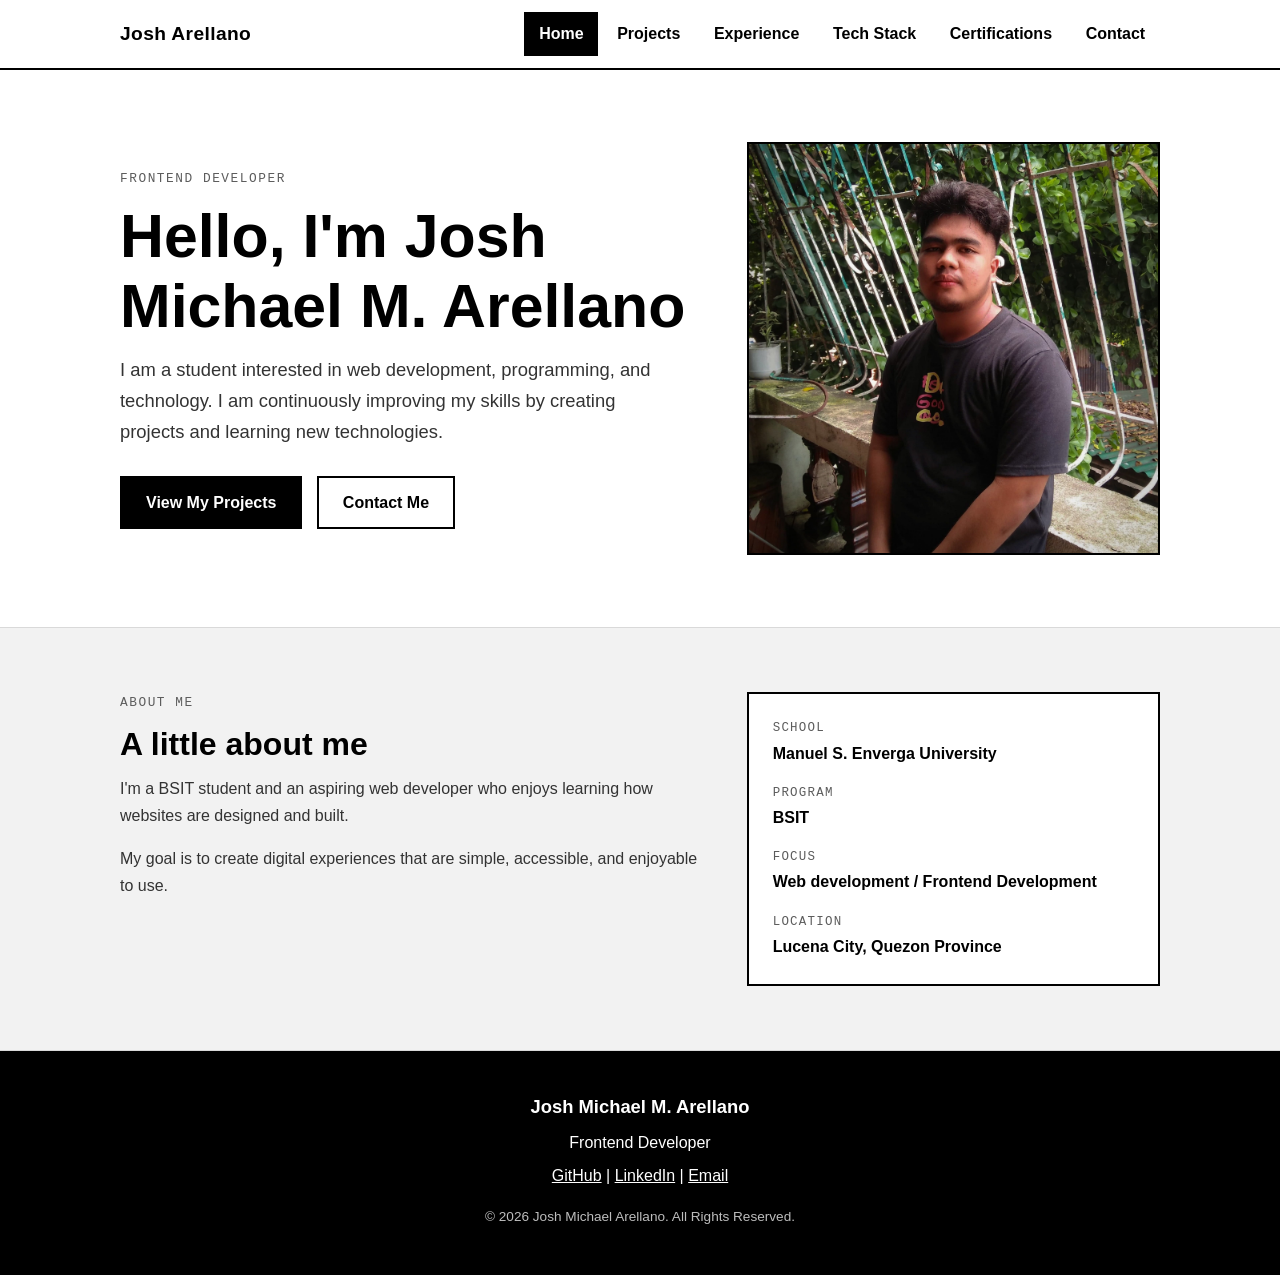
<file: index.html>
<!DOCTYPE html>
<html lang="en">
<head>
    <meta charset="UTF-8">
    <meta name="viewport" content="width=device-width, initial-scale=1.0">
    <title>Josh Michael Arellano | Student Developer</title>
    <meta name="description" content="Personal portfolio of Josh Michael Arellano, a student developer.">
    <link rel="stylesheet" href="styles.css">
    <script src="script.js" defer></script>
</head>
<body>
    <a class="skip-link" href="#main">Skip to content</a>

    <!-- Header and Navigation -->
    <header class="site-header">
        <div class="container header-inner">
            <a class="brand" href="index.html">Josh Arellano</a>

            <button class="nav-toggle" id="nav-toggle" type="button" aria-expanded="false" aria-controls="site-nav">Menu</button>

            <nav class="site-nav" id="site-nav" aria-label="Main navigation">
                <a href="index.html">Home</a>
                <a href="projects.html">Projects</a>
                <a href="experience.html">Experience</a>
                <a href="techstack.html">Tech Stack</a>
                <a href="certifications.html">Certifications</a>
                <a href="contact.html">Contact</a>
            </nav>
        </div>
    </header>

    <main id="main">

        <!-- Hero Section -->
        <section class="hero">
            <div class="container hero-grid">
                <div class="hero-text">

                    <p class="eyebrow">Frontend Developer</p>

                    <h1>Hello, I'm Josh Michael M. Arellano</h1>
                    <p class="lead">
                        I am a student interested in web development, programming, and
                        technology. I am continuously improving my skills by creating
                        projects and learning new technologies.
                    </p>
                    <div class="button-row">
                        <a class="btn btn-dark" href="projects.html">View My Projects</a>
                        <a class="btn btn-light" href="contact.html">Contact Me</a>
                    </div>
                </div>

                <div class="image-box square">
                    <img src="assests/images/profile.jpg" alt="Photo of Josh Michael Arellano">
                </div>
            </div>
        </section>

        <!-- About Me -->
        <section class="section section-alt" aria-labelledby="about-heading">
            <div class="container about-grid">
                <div>
                    <p class="eyebrow">About me</p>
                    <h2 id="about-heading">A little about me</h2>
                    <p>
                        I'm a BSIT student and an aspiring web developer who enjoys learning
                        how websites are designed and built.
                    </p>
                    <p>
                        My goal is to create digital experiences that are simple,
                        accessible, and enjoyable to use.
                    </p>
                </div>

                <div class="card facts">
                    <dl>
                        <dt>School</dt>
                        <dd>Manuel S. Enverga University</dd>
                        <dt>Program</dt>
                        <dd>BSIT</dd>
                        <dt>Focus</dt>
                        <dd>Web development / Frontend Development</dd>
                        <dt>Location</dt>
                        <dd>Lucena City, Quezon Province</dd>
                    </dl>
                </div>
            </div>
        </section>

    </main>

    <!-- Footer -->
    <footer class="site-footer">
        <div class="container">
            <p class="footer-name">Josh Michael M. Arellano</p>
            <p>Frontend Developer</p>
            <p class="footer-links">
                <a href="https://github.com/Dymon-dev">GitHub</a> |
                <a href="#">LinkedIn</a> |
                <a href="contact.html">Email</a>
            </p>
            <p class="footer-copy">&copy; 2026 Josh Michael Arellano. All Rights Reserved.</p>
        </div>
    </footer>
</body>
</html>
</file>
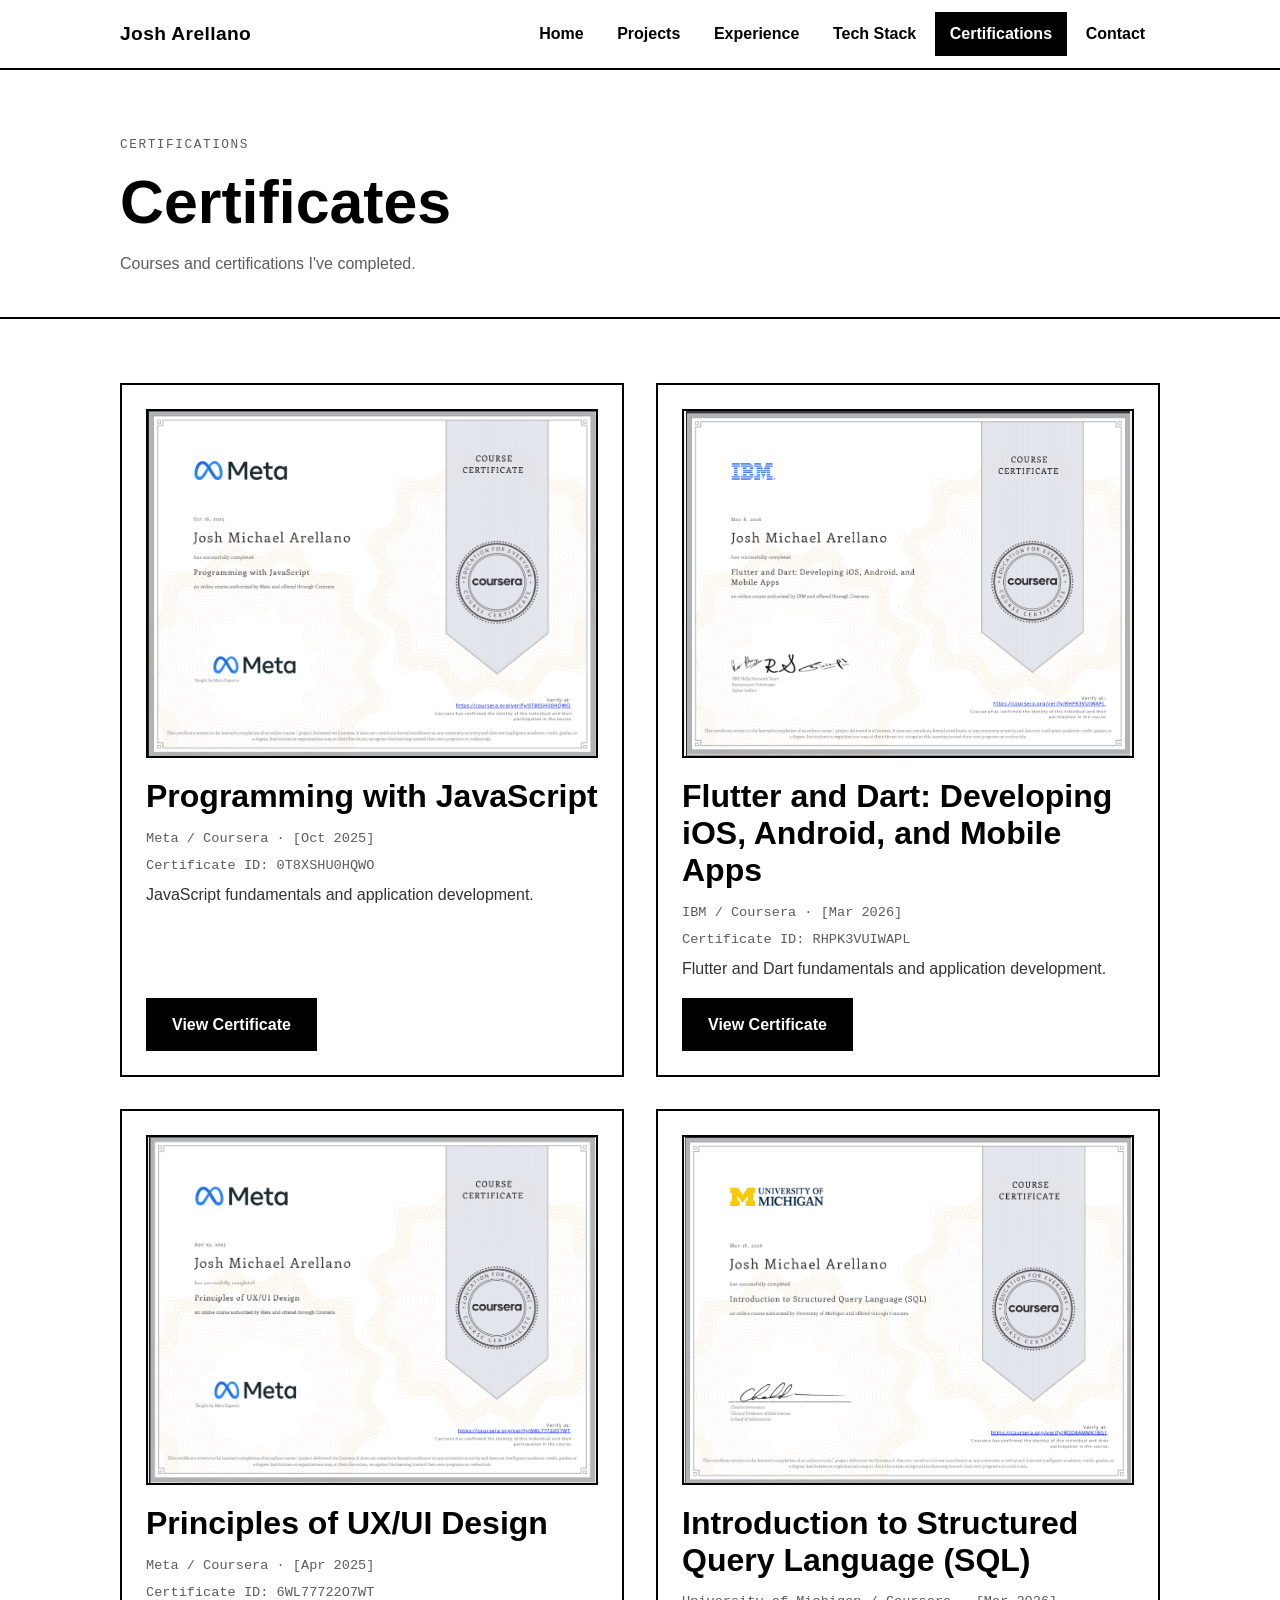
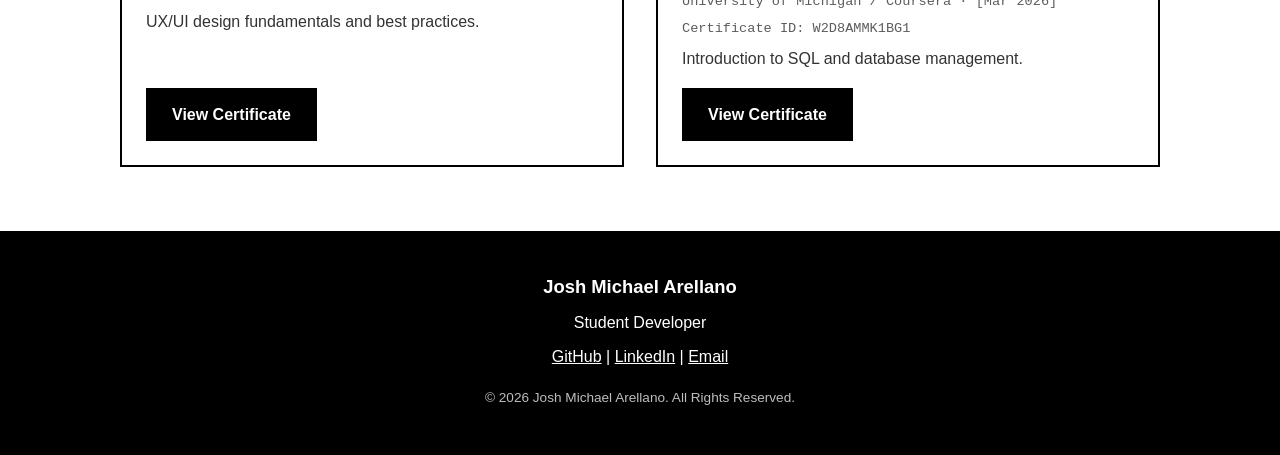
<file: certifications.html>
<!DOCTYPE html>
<html lang="en">
<head>
    <meta charset="UTF-8">
    <meta name="viewport" content="width=device-width, initial-scale=1.0">
    <title>Certifications | Josh Michael Arellano</title>
    <meta name="description" content="Certifications earned by Josh Michael Arellano.">
    <link rel="stylesheet" href="styles.css">
    <script src="script.js" defer></script>
</head>
<body>
    <a class="skip-link" href="#main">Skip to content</a>

    <!-- Header and Navigation -->
    <header class="site-header">
        <div class="container header-inner">
            <a class="brand" href="index.html">Josh Arellano</a>

            <button class="nav-toggle" id="nav-toggle" type="button" aria-expanded="false" aria-controls="site-nav">Menu</button>

            <nav class="site-nav" id="site-nav" aria-label="Main navigation">
                <a href="index.html">Home</a>
                <a href="projects.html">Projects</a>
                <a href="experience.html">Experience</a>
                <a href="techstack.html">Tech Stack</a>
                <a href="certifications.html">Certifications</a>
                <a href="contact.html">Contact</a>
            </nav>
        </div>
    </header>

    <main id="main">

        <section class="page-head">
            <div class="container">
                <p class="eyebrow">Certifications</p>
                <h1>Certificates</h1>
                <p>Courses and certifications I've completed.</p>
            </div>
        </section>

        <section class="section" aria-label="Certification list">
            <div class="container card-grid cert-grid">

                <article class="card cert-card">

                    <div class="image-box wide">
                        <img src="assests/certificates/Certi1.png" alt="Programming with JavaScript">
                    </div>

                    <h2>Programming with JavaScript</h2>
                    <p class="cert-meta">Meta / Coursera &middot; [Oct 2025]</p>
                    <p class="cert-meta">Certificate ID: 0T8XSHU0HQWO</p>
                    <p>JavaScript fundamentals and application development.</p>
                    <a class="btn btn-dark" href="https://coursera.org/verify/0T8XSHU0HQWO">View Certificate</a>

                </article>

                <article class="card cert-card">

                    <div class="image-box wide">
                        <img src="assests/certificates/Certi2.png" alt="Flutter and Dart">
                    </div>

                    <h2>Flutter and Dart: Developing iOS, Android, and Mobile Apps</h2>
                    <p class="cert-meta">IBM / Coursera &middot; [Mar 2026]</p>
                    <p class="cert-meta">Certificate ID: RHPK3VUIWAPL</p>
                    <p>Flutter and Dart fundamentals and application development.</p>
                    <a class="btn btn-dark" href="https://coursera.org/verify/RHPK3VUIWAPL">View Certificate</a>

                </article>

                <article class="card cert-card">

                    <div class="image-box wide">
                        <img src="assests/certificates/Certi3.png" alt="Principles of UX/UI Design">
                    </div>

                    <h2>Principles of UX/UI Design</h2>
                    <p class="cert-meta">Meta / Coursera &middot; [Apr 2025]</p>
                    <p class="cert-meta">Certificate ID: 6WL77722O7WT</p>
                    <p>UX/UI design fundamentals and best practices.</p>
                    <a class="btn btn-dark" href="https://coursera.org/verify/6WL77722O7WT">View Certificate</a>

                </article>

                <article class="card cert-card">

                    <div class="image-box wide">
                        <img src="assests/certificates/Certi4.png" alt="Introduction to Structured Query Language (SQL)">
                    </div>

                    <h2>Introduction to Structured Query Language (SQL)</h2>
                    <p class="cert-meta">University of Michigan / Coursera &middot; [Mar 2026]</p>
                    <p class="cert-meta">Certificate ID: W2D8AMMK1BG1</p>
                    <p>Introduction to SQL and database management.</p>
                    <a class="btn btn-dark" href="https://coursera.org/verify/W2D8AMMK1BG1">View Certificate</a>

                </article>

            </div>
        </section>
    </main>

    <!-- Footer -->
    <footer class="site-footer">
        <div class="container">
            <p class="footer-name">Josh Michael Arellano</p>
            <p>Student Developer</p>
            <p class="footer-links">
                <a href="https://github.com/Dymon-dev">GitHub</a> |
                <a href="#">LinkedIn</a> |
                <a href="mailto:joshmichaelarellano09@gmail.com">Email</a>
            </p>
            <p class="footer-copy">&copy; 2026 Josh Michael Arellano. All Rights Reserved.</p>
        </div>
    </footer>
</body>
</html>
</file>
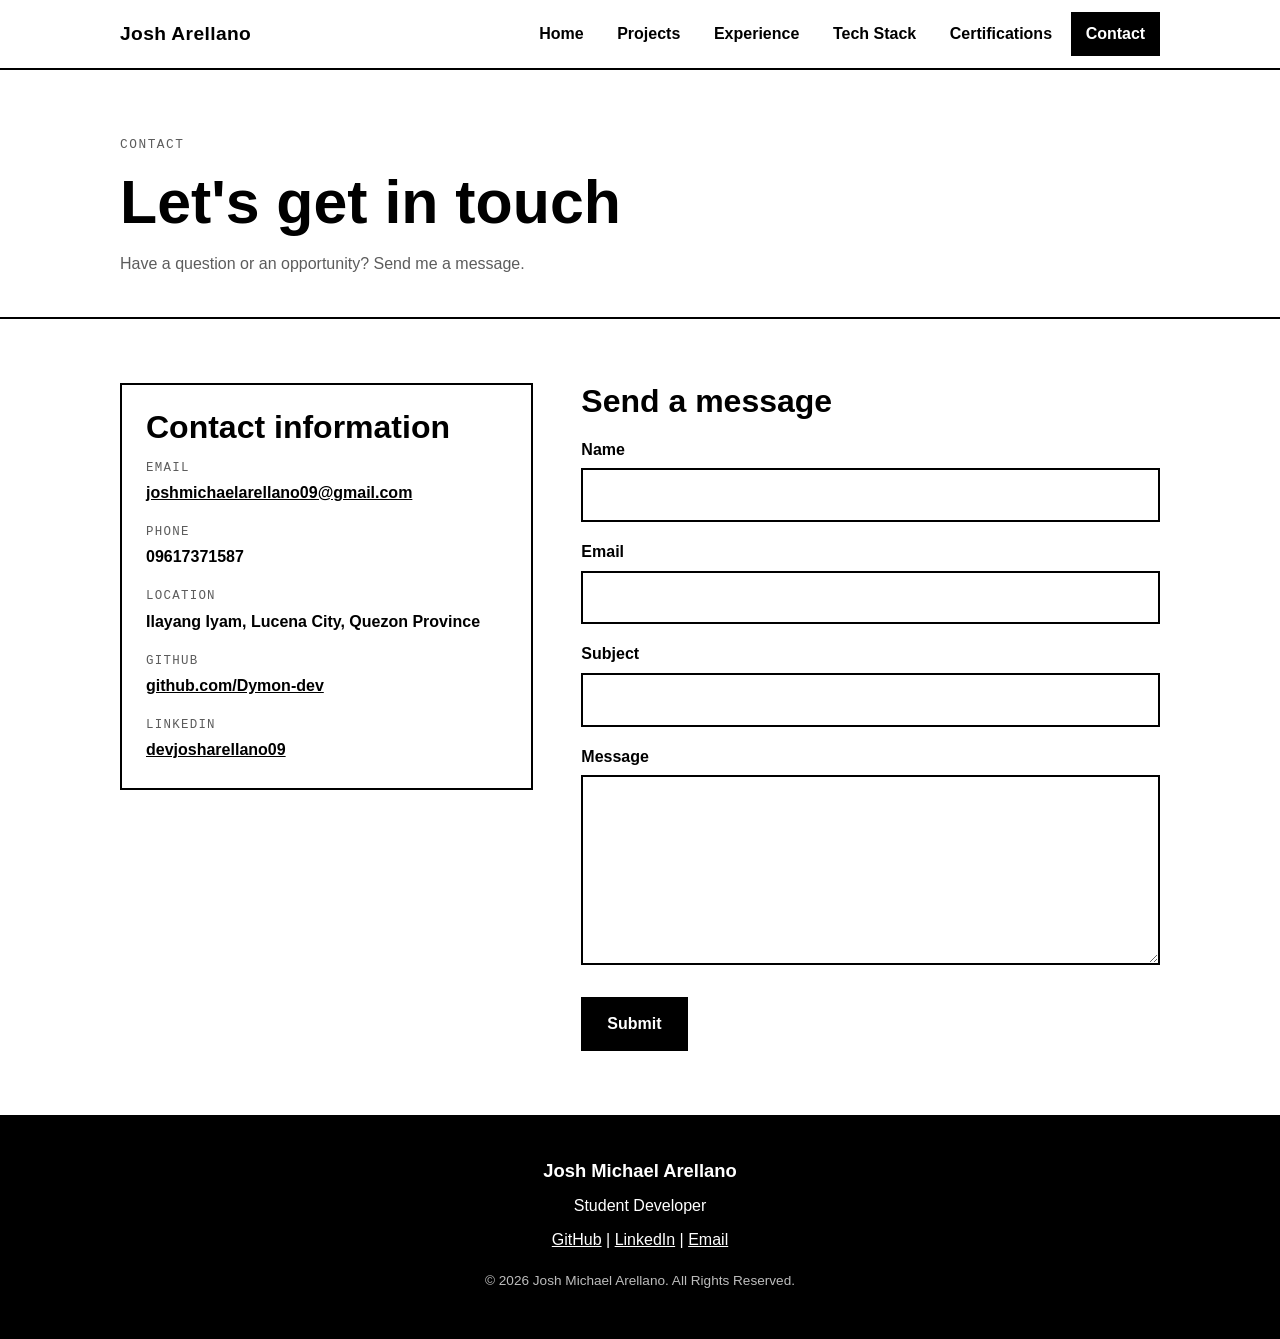
<file: contact.html>
<!DOCTYPE html>
<html lang="en">
<head>
    <meta charset="UTF-8">
    <meta name="viewport" content="width=device-width, initial-scale=1.0">
    <title>Contact | Josh Michael Arellano</title>
    <meta name="description" content="Contact Josh Michael Arellano.">
    <link rel="stylesheet" href="styles.css">
    <script src="script.js" defer></script>
</head>
<body>
    <a class="skip-link" href="#main">Skip to content</a>

    <!-- Header and Navigation -->
    <header class="site-header">
        <div class="container header-inner">
            <a class="brand" href="index.html">Josh Arellano</a>

            <button class="nav-toggle" id="nav-toggle" type="button" aria-expanded="false" aria-controls="site-nav">Menu</button>

            <nav class="site-nav" id="site-nav" aria-label="Main navigation">
                <a href="index.html">Home</a>
                <a href="projects.html">Projects</a>
                <a href="experience.html">Experience</a>
                <a href="techstack.html">Tech Stack</a>
                <a href="certifications.html">Certifications</a>
                <a href="contact.html">Contact</a>
            </nav>
        </div>
    </header>

    <main id="main">

        <section class="page-head">
            <div class="container">
                <p class="eyebrow">Contact</p>
                <h1>Let's get in touch</h1>
                <p>Have a question or an opportunity? Send me a message.</p>
            </div>
        </section>

        <section class="section" aria-label="Contact details and form">
            <div class="container contact-grid">

                <div class="card contact-info">
                    <h2>Contact information</h2>
                    <dl>
                        <dt>Email</dt>
                        <dd><a href="mailto:joshmichaelarellano09@gmail.com">joshmichaelarellano09@gmail.com</a></dd>
                        <dt>Phone</dt>
                        <dd>09617371587</dd>
                        <dt>Location</dt>
                        <dd>Ilayang Iyam, Lucena City, Quezon Province</dd>
                        <dt>GitHub</dt>
                        <dd><a href="https://github.com/Dymon-dev">github.com/Dymon-dev</a></dd>
                        <dt>LinkedIn</dt>
                        <dd><a href="#">devjosharellano09</a></dd>
                    </dl>
                </div>

                <!-- Contact form shows a message when it is submitted. -->
                <form class="contact-form" id="contact-form" novalidate>
                    <h2>Send a message</h2>

                    <label for="name">Name</label>
                    <input type="text" id="name" name="name">

                    <label for="email">Email</label>
                    <input type="email" id="email" name="email">

                    <label for="subject">Subject</label>
                    <input type="text" id="subject" name="subject">

                    <label for="message">Message</label>
                    <textarea id="message" name="message" rows="6"></textarea>

                    <button class="btn btn-dark" type="submit">Submit</button>

                    <!-- writes the success or error message here -->
                    <p class="form-message" id="form-message" role="status"></p>
                </form>

            </div>
        </section>

    </main>

    <!-- Footer -->
    <footer class="site-footer">
        <div class="container">
            <p class="footer-name">Josh Michael Arellano</p>
            <p>Student Developer</p>
            <p class="footer-links">
                <a href="https://github.com/Dymon-dev">GitHub</a> |
                <a href="#">LinkedIn</a> |
                <a href="contact.html">Email</a>
            </p>
            <p class="footer-copy">&copy; 2026 Josh Michael Arellano. All Rights Reserved.</p>
        </div>
    </footer>
</body>
</html>
</file>
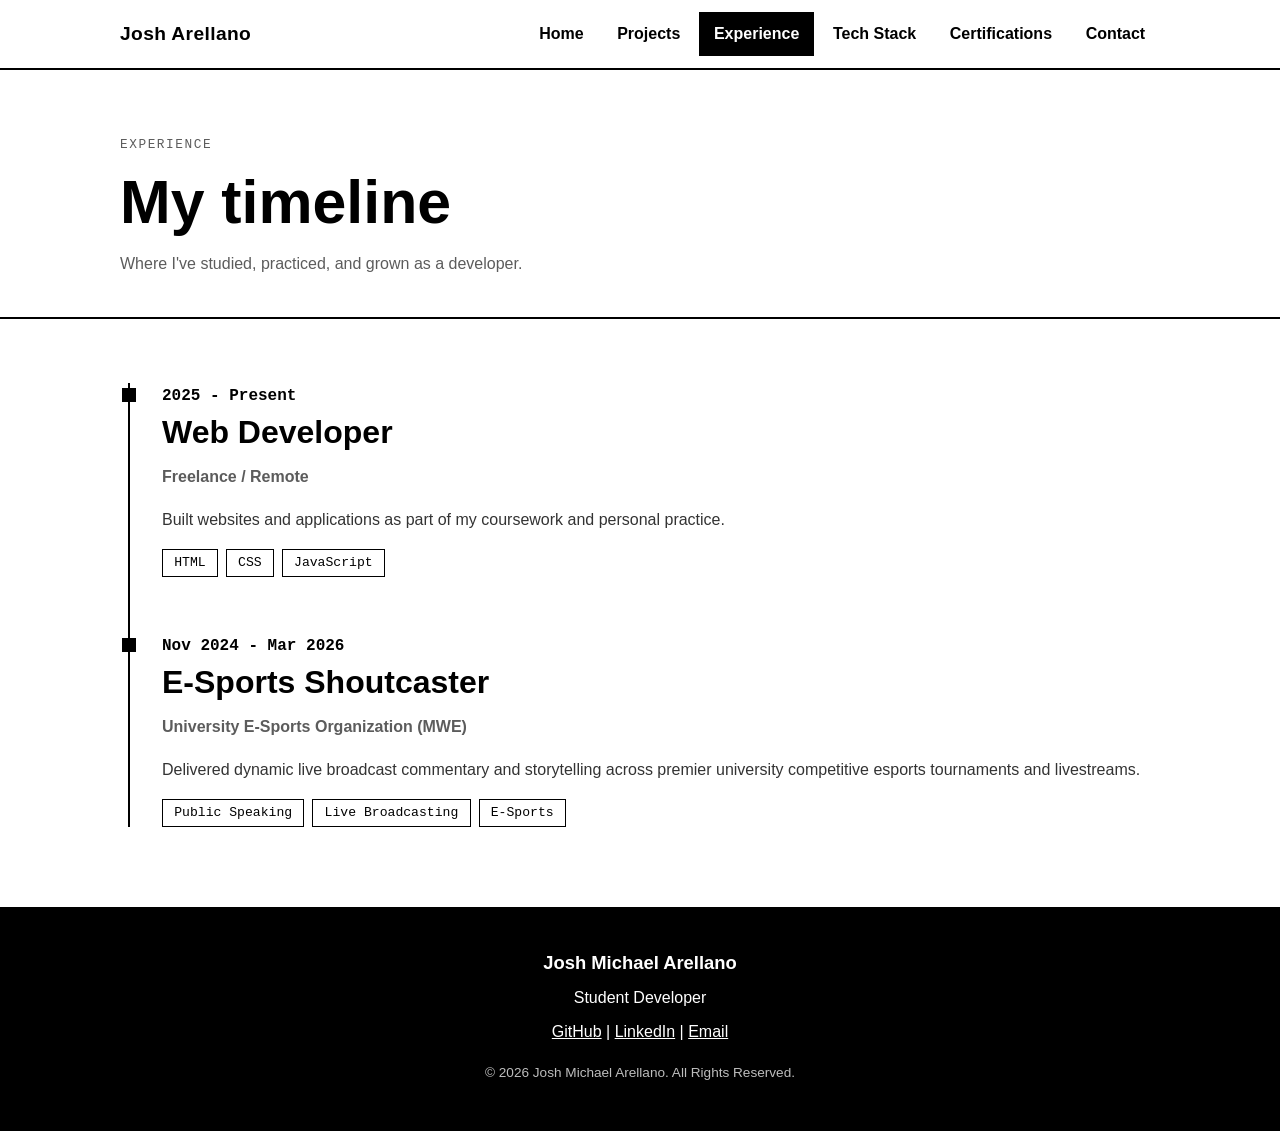
<file: experience.html>
<!DOCTYPE html>
<html lang="en">
<head>
    <meta charset="UTF-8">
    <meta name="viewport" content="width=device-width, initial-scale=1.0">
    <title>Experience | Josh Michael Arellano</title>
    <meta name="description" content="Experience and career timeline of Josh Michael Arellano.">
    <link rel="stylesheet" href="styles.css">
    <script src="script.js" defer></script>
</head>
<body>
    <a class="skip-link" href="#main">Skip to content</a>

    <!-- Header and Navigation -->
    <header class="site-header">
        <div class="container header-inner">
            <a class="brand" href="index.html">Josh Arellano</a>

            <button class="nav-toggle" id="nav-toggle" type="button" aria-expanded="false" aria-controls="site-nav">Menu</button>

            <nav class="site-nav" id="site-nav" aria-label="Main navigation">
                <a href="index.html">Home</a>
                <a href="projects.html">Projects</a>
                <a href="experience.html">Experience</a>
                <a href="techstack.html">Tech Stack</a>
                <a href="certifications.html">Certifications</a>
                <a href="contact.html">Contact</a>
            </nav>
        </div>
    </header>

    <!-- Main content -->

    <main id="main">

        <section class="page-head">
            <div class="container">
                <p class="eyebrow">Experience</p>
                <h1>My timeline</h1>
                <p>Where I've studied, practiced, and grown as a developer.</p>
            </div>
        </section>

        <section class="section" aria-label="Career timeline">
            <div class="container">

                <div class="timeline">

                    <!-- TIMELINE ITEM 1 -->

                    <article class="timeline-item">
                        <p class="timeline-date">2025 - Present</p>
                        <h2>Web Developer </h2>
                        <p class="timeline-org">Freelance / Remote</p>
                        <p>Built websites and applications as part of my coursework and personal practice.</p>
                        <ul class="tags">
                            <li>HTML</li>
                            <li>CSS</li>
                            <li>JavaScript</li>
                        </ul>
                    </article>

                    <!-- TIMELINE ITEM 2 -->
                     
                    <article class="timeline-item">
                        <p class="timeline-date">Nov 2024 - Mar 2026</p>
                        <h2>E-Sports Shoutcaster</h2>
                        <p class="timeline-org">University E-Sports Organization (MWE)</p>
                        <p>Delivered dynamic live broadcast commentary and storytelling across premier university competitive esports tournaments and livestreams.</p>
                        <ul class="tags">
                            <li>Public Speaking</li>
                            <li>Live Broadcasting</li>
                            <li>E-Sports</li>
                        </ul>
                    </article>

                </div>
            </div>
        </section>

    </main>

    <!-- Footer -->
    <footer class="site-footer">
        <div class="container">
            <p class="footer-name">Josh Michael Arellano</p>
            <p>Student Developer</p>
            <p class="footer-links">
                <a href="https://github.com/Dymon-dev">GitHub</a> |
                <a href="#">LinkedIn</a> |
                <a href="contact.html">Email</a>
            </p>
            <p class="footer-copy">&copy; 2026 Josh Michael Arellano. All Rights Reserved.</p>
        </div>
    </footer>
</body>
</html>
</file>
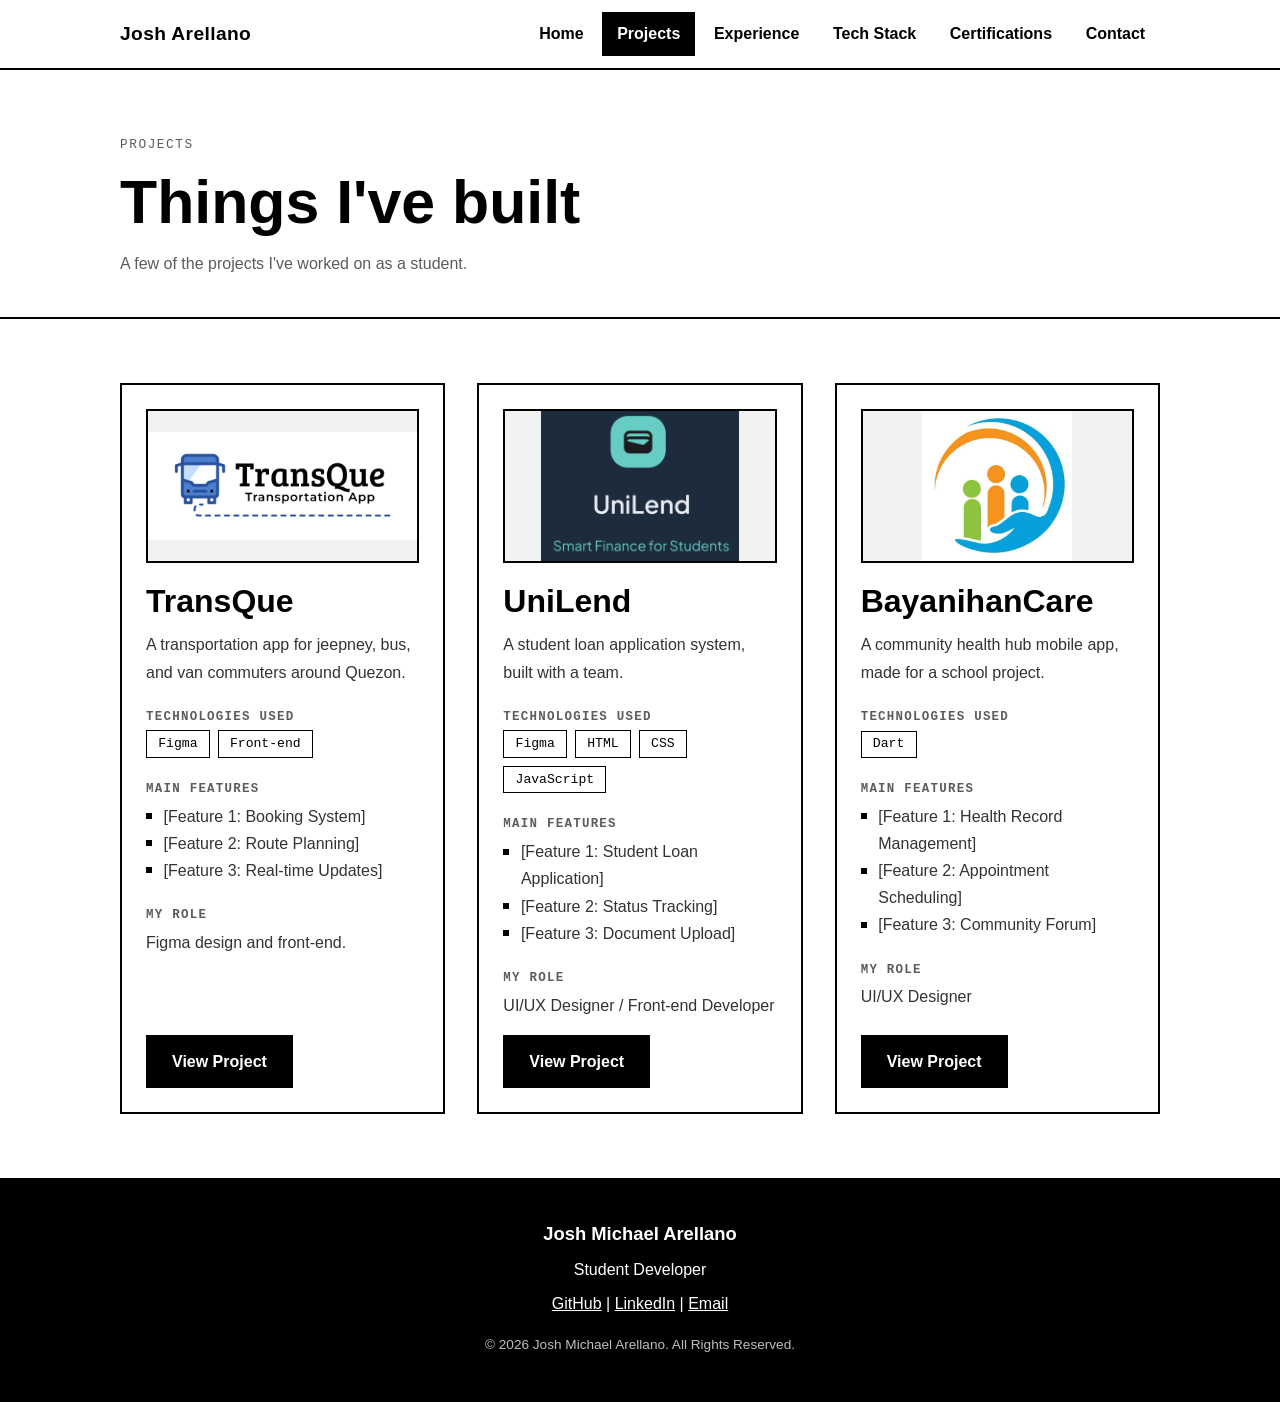
<file: projects.html>
<!DOCTYPE html>
<html lang="en">
<head>
    <meta charset="UTF-8">
    <meta name="viewport" content="width=device-width, initial-scale=1.0">
    <title>Projects | Josh Michael Arellano</title>
    <meta name="description" content="Projects by Josh Michael Arellano.">
    <link rel="stylesheet" href="styles.css">
    <script src="script.js" defer></script>
</head>
<body>
    <a class="skip-link" href="#main">Skip to content</a>

    <!-- Header and Navigation-->
    <header class="site-header">
        <div class="container header-inner">
            <a class="brand" href="index.html">Josh Arellano</a>

            <button class="nav-toggle" id="nav-toggle" type="button" aria-expanded="false" aria-controls="site-nav">Menu</button>

            <nav class="site-nav" id="site-nav" aria-label="Main navigation">
                <a href="index.html">Home</a>
                <a href="projects.html">Projects</a>
                <a href="experience.html">Experience</a>
                <a href="techstack.html">Tech Stack</a>
                <a href="certifications.html">Certifications</a>
                <a href="contact.html">Contact</a>
            </nav>
        </div>
    </header>

    <main id="main">

        <section class="page-head">
            <div class="container">
                <p class="eyebrow">Projects</p>
                <h1>Things I've built</h1>
                <p>A few of the projects I've worked on as a student.</p>
            </div>
        </section>

        <section class="section" aria-label="Project list">
            <div class="container card-grid">

                <article class="card project-card">
                    <!-- PROJECT 1 -->
                    <div class="image-box wide">
                        <img src="assests/images/transque.png" alt="TransQue screenshot">
                    </div>

                    <h2>TransQue</h2>
                    <p>A transportation app for jeepney, bus, and van commuters around Quezon.</p>

                    <h3 class="mini-title">Technologies used</h3>
                    <ul class="tags">
                        <li>Figma</li>
                        <li>Front-end</li>
                    </ul>

                    <h3 class="mini-title">Main features</h3>
                    <ul class="feature-list">
                        <li>[Feature 1: Booking System]</li>
                        <li>[Feature 2: Route Planning]</li>
                        <li>[Feature 3: Real-time Updates]</li>
                    </ul>

                    <h3 class="mini-title">My role</h3>
                    <p>Figma design and front-end.</p>

                    <a class="btn btn-dark" href="https://www.figma.com/proto/LuWjOGTZlMJPPjMsrVJdOw/Prototype-Final-Project?node-id=0-1&t=rQNFJI9PJusSUEDy-1">View Project</a>
                </article>

                <!-- PROJECT 2 -->
                <article class="card project-card">
                    <div class="image-box wide">
                        <img src="assests/images/UniLend.png" alt="UniLend screenshot">
                    </div>

                    <h2>UniLend</h2>
                    <p>A student loan application system, built with a team.</p>

                    <h3 class="mini-title">Technologies used</h3>
                    <ul class="tags">
                        <li>Figma</li>
                        <li>HTML</li>
                        <li>CSS</li>
                        <li>JavaScript</li>
                    </ul>

                    <h3 class="mini-title">Main features</h3>
                    <ul class="feature-list">
                        <li>[Feature 1: Student Loan Application]</li>
                        <li>[Feature 2: Status Tracking]</li>
                        <li>[Feature 3: Document Upload]</li>
                    </ul>

                    <h3 class="mini-title">My role</h3>
                    <p>UI/UX Designer / Front-end Developer</p>

                    <a class="btn btn-dark" href="https://www.figma.com/proto/0IORvWeEUvNPLneEINWr5o/NapSync---Prototype?node-id=0-1&t=o0C9NRCwbMJVPXNy-1">View Project</a>
                </article>

                <!-- PROJECT 3 -->
                <article class="card project-card">
                    <div class="image-box wide">
                        <img src="assests/images/bayanihan.jpg" alt="BayanihanCare screenshot">
                    </div>

                    <h2>BayanihanCare</h2>
                    <p>A community health hub mobile app, made for a school project.</p>

                    <h3 class="mini-title">Technologies used</h3>
                    <ul class="tags">
                        <li>Dart</li>
                    </ul>

                    <h3 class="mini-title">Main features</h3>
                    <ul class="feature-list">
                        <li>[Feature 1: Health Record Management]</li>
                        <li>[Feature 2: Appointment Scheduling]</li>
                        <li>[Feature 3: Community Forum]</li>
                    </ul>

                    <h3 class="mini-title">My role</h3>
                    <p>UI/UX Designer</p>

                    <a class="btn btn-dark" href="https://github.com/Dymon-dev/BayanihanCare">View Project</a>
                </article>

            </div>
        </section>

    </main>

    <!-- Footer (same on every page) -->
    <footer class="site-footer">
        <div class="container">
            <p class="footer-name">Josh Michael Arellano</p>
            <p>Student Developer</p>
            <p class="footer-links">
                <a href="https://github.com/Dymon-dev">GitHub</a> |
                <a href="#">LinkedIn</a> |
                <a href="contact.html">Email</a>
            </p>
            <p class="footer-copy">&copy; 2026 Josh Michael Arellano. All Rights Reserved.</p>
        </div>
    </footer>
</body>
</html>
</file>
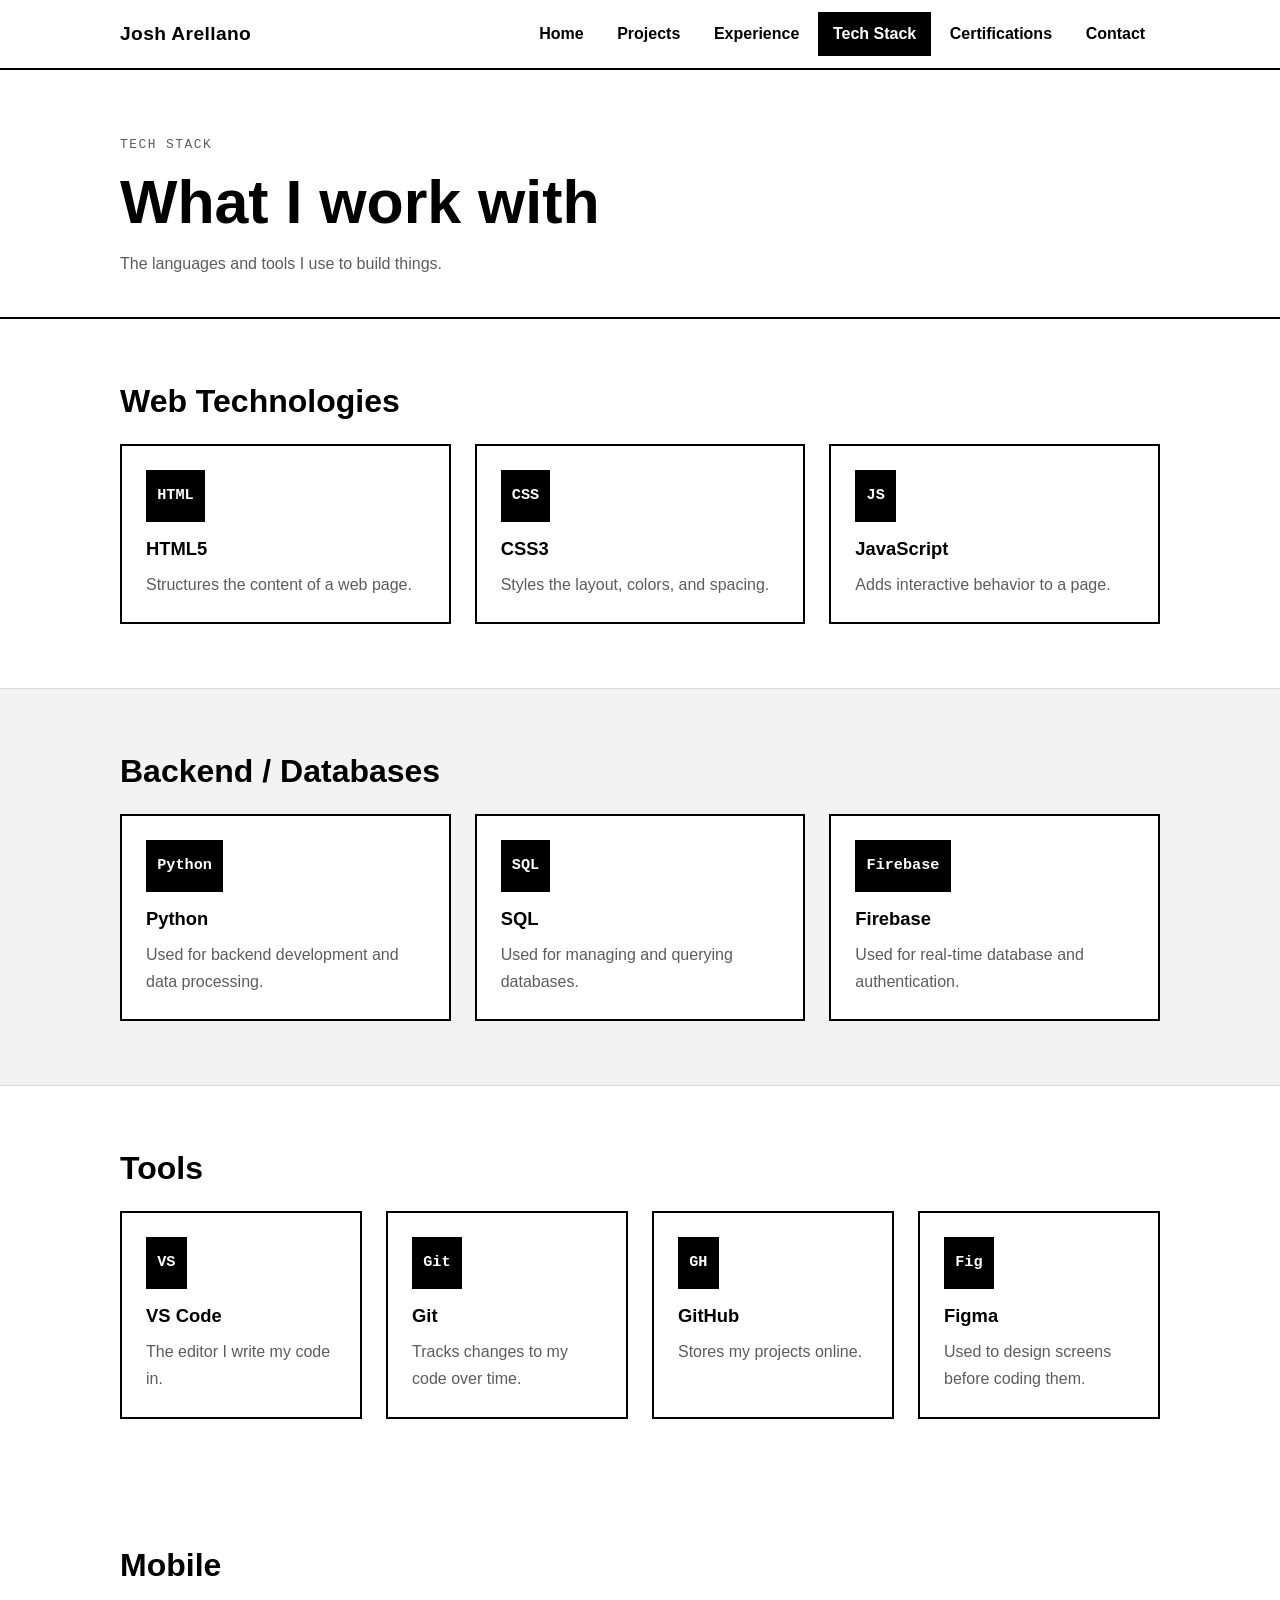
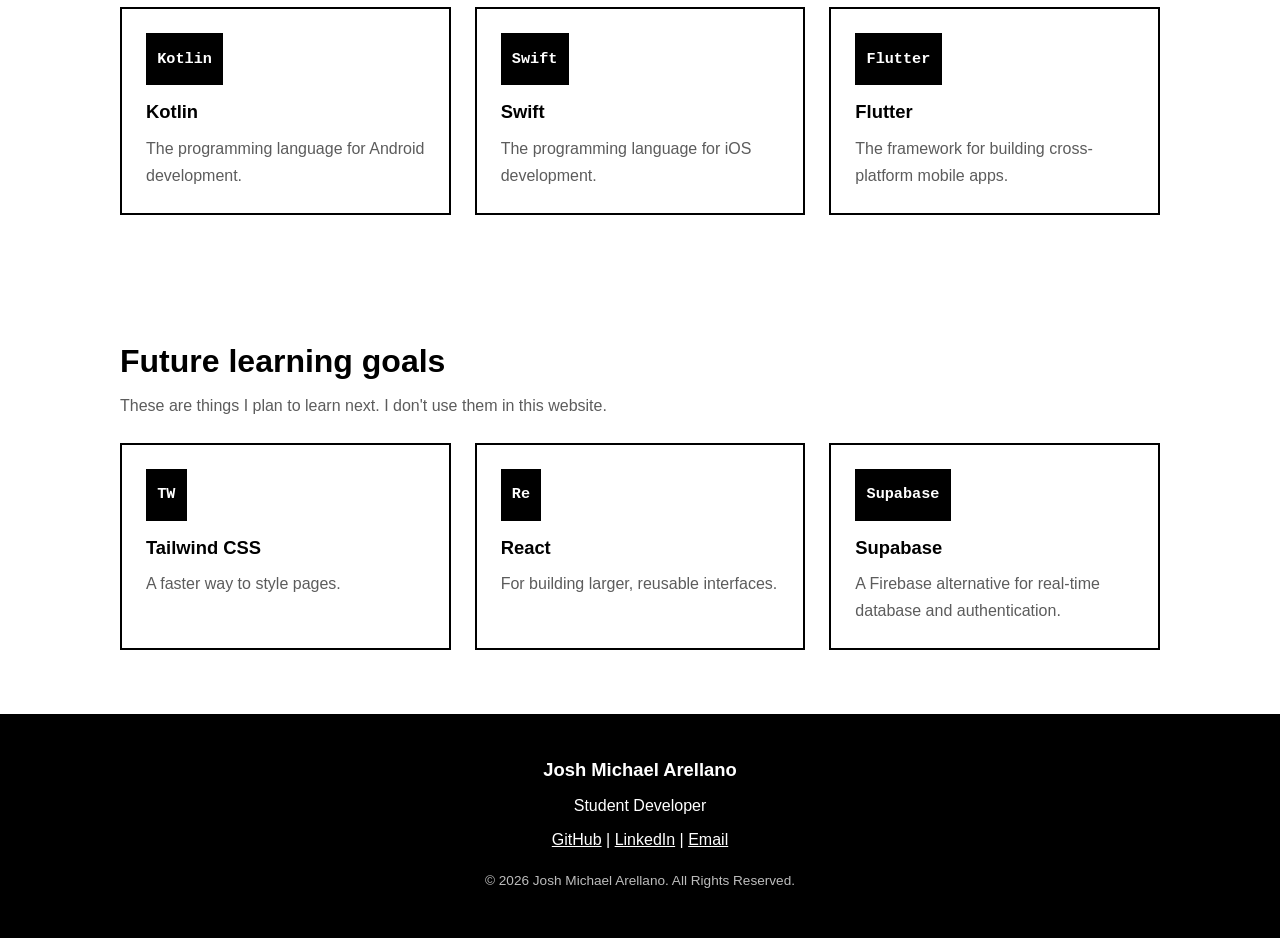
<file: techstack.html>
<!DOCTYPE html>
<html lang="en">
<head>
    <meta charset="UTF-8">
    <meta name="viewport" content="width=device-width, initial-scale=1.0">
    <title>Tech Stack | Josh Michael Arellano</title>
    <meta name="description" content="Technologies and tools used by Josh Michael Arellano.">
    <link rel="stylesheet" href="styles.css">
    <script src="script.js" defer></script>
</head>
<body>
    <a class="skip-link" href="#main">Skip to content</a>

    <!-- Header and Navigation -->
    <header class="site-header">
        <div class="container header-inner">
            <a class="brand" href="index.html">Josh Arellano</a>

            <button class="nav-toggle" id="nav-toggle" type="button" aria-expanded="false" aria-controls="site-nav">Menu</button>

            <nav class="site-nav" id="site-nav" aria-label="Main navigation">
                <a href="index.html">Home</a>
                <a href="projects.html">Projects</a>
                <a href="experience.html">Experience</a>
                <a href="techstack.html">Tech Stack</a>
                <a href="certifications.html">Certifications</a>
                <a href="contact.html">Contact</a>
            </nav>
        </div>
    </header>

    <main id="main">

        <section class="page-head">
            <div class="container">
                <p class="eyebrow">Tech Stack</p>
                <h1>What I work with</h1>
                <p>The languages and tools I use to build things.</p>
            </div>
        </section>

        <!-- Category 1: Web Technologies -->
        <section class="section" aria-labelledby="web-heading">
            <div class="container">
                <h2 id="web-heading">Web Technologies</h2>

                <div class="tech-grid">
                    <article class="card tech-card">
                        <div class="tech-icon">HTML</div>
                        <h3>HTML5</h3>
                        <p>Structures the content of a web page.</p>
                    </article>

                    <article class="card tech-card">
                        <div class="tech-icon">CSS</div>
                        <h3>CSS3</h3>
                        <p>Styles the layout, colors, and spacing.</p>
                    </article>

                    <article class="card tech-card">
                        <div class="tech-icon">JS</div>
                        <h3>JavaScript</h3>
                        <p>Adds interactive behavior to a page.</p>
                    </article>
                </div>
            </div>
        </section>

        <!-- Category 2: Backend Technologies -->

        <section class="section section-alt" aria-labelledby="backend-heading">
            <div class="container">
                <h2 id="backend-heading">Backend / Databases</h2>

                <div class="tech-grid">
                    <article class="card tech-card">
                        <div class="tech-icon">Python</div>
                        <h3>Python</h3>
                        <p>Used for backend development and data processing.</p>
                    </article>

                    <article class="card tech-card">
                        <div class="tech-icon">SQL</div>
                        <h3>SQL</h3>
                        <p>Used for managing and querying databases.</p>
                    </article>

                    <article class="card tech-card">
                        <div class="tech-icon">Firebase</div>
                        <h3>Firebase</h3>
                        <p>Used for real-time database and authentication.</p>
                    </article>
                </div>
            </div>
        </section>

        <!-- Category 3: Tools -->
        <section class="section" aria-labelledby="tools-heading">
            <div class="container">
                <h2 id="tools-heading">Tools</h2>

                <div class="tech-grid">
                    <article class="card tech-card">
                        <div class="tech-icon">VS</div>
                        <h3>VS Code</h3>
                        <p>The editor I write my code in.</p>
                    </article>

                    <article class="card tech-card">
                        <div class="tech-icon">Git</div>
                        <h3>Git</h3>
                        <p>Tracks changes to my code over time.</p>
                    </article>

                    <article class="card tech-card">
                        <div class="tech-icon">GH</div>
                        <h3>GitHub</h3>
                        <p>Stores my projects online.</p>
                    </article>

                    <article class="card tech-card">
                        <div class="tech-icon">Fig</div>
                        <h3>Figma</h3>
                        <p>Used to design screens before coding them.</p>
                    </article>
                </div>
            </div>
        </section>

        <!-- Category 4: Mobile -->
        <section class="section" aria-labelledby="mobile-heading">
            <div class="container">
                <h2 id="mobile-heading">Mobile</h2>

                <div class="tech-grid">
                    <article class="card tech-card">
                        <div class="tech-icon">Kotlin</div>
                        <h3>Kotlin</h3>
                        <p>The programming language for Android development.</p>
                    </article>

                    <article class="card tech-card">
                        <div class="tech-icon">Swift</div>
                        <h3>Swift</h3>
                        <p>The programming language for iOS development.</p>
                    </article>

                    <article class="card tech-card">
                        <div class="tech-icon">Flutter</div>
                        <h3>Flutter</h3>
                        <p>The framework for building cross-platform mobile apps.</p>
                    </article>

                </div>
            </div>
        </section>

        <!-- Category 5: Future learning goals -->
        <section class="section" aria-labelledby="goals-heading">
            <div class="container">
                <h2 id="goals-heading">Future learning goals</h2>
                <p class="note">These are things I plan to learn next. I don't use them in this website.</p>

                <div class="tech-grid">
                    <article class="card tech-card">
                        <div class="tech-icon">TW</div>
                        <h3>Tailwind CSS</h3>
                        <p>A faster way to style pages.</p>
                    </article>

                    <article class="card tech-card">
                        <div class="tech-icon">Re</div>
                        <h3>React</h3>
                        <p>For building larger, reusable interfaces.</p>
                    </article>

                    <article class="card tech-card">
                        <div class="tech-icon">Supabase</div>
                        <h3>Supabase</h3>
                        <p>A Firebase alternative for real-time database and authentication.</p>
                    </article>

                </div>
            </div>
        </section>

    </main>

    <!-- Footer -->
    <footer class="site-footer">
        <div class="container">
            <p class="footer-name">Josh Michael Arellano</p>
            <p>Student Developer</p>
            <p class="footer-links">
                <a href="https://github.com/Dymon-dev">GitHub</a> |
                <a href="#">LinkedIn</a> |
                <a href="contact.html">Email</a>
            </p>
            <p class="footer-copy">&copy; 2026 Josh Michael Arellano. All Rights Reserved.</p>
        </div>
    </footer>
</body>
</html>
</file>
<file: styles.css>
/* ==========================================================
   styles.css - used by every page
   Sections:
   1. Variables   2. Base   3. Layout   4. Navigation
   5. Buttons     6. Hero   7. Cards    8. Projects
   9. Timeline   10. Tech Stack   11. Certifications
   12. Contact   13. Footer   14. Responsive Design
   ========================================================== */


/* ---------- 1. Variables (change colors and fonts here) ---------- */
:root {
    --black: #000000;
    --white: #ffffff;
    --dark-gray: #333333;
    --gray: #5c5c5c;
    --light-gray: #f2f2f2;
    --line: #d9d9d9;

    --font-body: "Segoe UI", Arial, Helvetica, sans-serif;
    --font-mono: Consolas, "Courier New", monospace;
}


/* ---------- 2. Base ---------- */
* {
    box-sizing: border-box;
}

html {
    scroll-behavior: smooth;
}

body {
    margin: 0;
    font-family: var(--font-body);
    font-size: 1rem;
    line-height: 1.7;
    color: var(--dark-gray);
    background: var(--white);
}

h1, h2, h3 {
    margin: 0 0 0.75rem;
    color: var(--black);
    line-height: 1.15;
}

h1 { font-size: clamp(2.2rem, 6vw, 3.8rem); }
h2 { font-size: clamp(1.5rem, 3.5vw, 2rem); }
h3 { font-size: 1.15rem; }

p { margin: 0 0 1rem; }

ul {
    margin: 0;
    padding: 0;
    list-style: none;
}

img {
    max-width: 100%;
    display: block;
}

a {
    color: var(--black);
}

/* Visible outline when using the keyboard */
a:focus-visible,
button:focus-visible,
input:focus-visible,
textarea:focus-visible {
    outline: 3px solid var(--black);
    outline-offset: 3px;
}

/* Skip link: hidden until focused with the keyboard */
.skip-link {
    position: absolute;
    left: 1rem;
    top: -4rem;
    padding: 0.6rem 1rem;
    background: var(--black);
    color: var(--white);
    z-index: 100;
}

.skip-link:focus {
    top: 1rem;
}


/* ---------- 3. Layout ---------- */
.container {
    width: min(100% - 2.5rem, 1040px);
    margin-inline: auto;
}

.section {
    padding: 4rem 0;
}

.section-alt {
    background: var(--light-gray);
    border-top: 1px solid var(--line);
    border-bottom: 1px solid var(--line);
}

/* Small uppercase label above headings */
.eyebrow {
    margin-bottom: 0.75rem;
    font-family: var(--font-mono);
    font-size: 0.8rem;
    letter-spacing: 0.12em;
    text-transform: uppercase;
    color: var(--gray);
}

.lead {
    max-width: 34rem;
    font-size: 1.15rem;
}

.note {
    color: var(--gray);
}

/* Heading area at the top of every page except Home */
.page-head {
    padding: 4rem 0 2.5rem;
    border-bottom: 2px solid var(--black);
}

.page-head p:last-child {
    max-width: 38rem;
    margin-bottom: 0;
    color: var(--gray);
}


/* ---------- 4. Navigation ---------- */
.site-header {
    position: sticky;
    top: 0;
    z-index: 50;
    background: var(--white);
    border-bottom: 2px solid var(--black);
}

.header-inner {
    display: flex;
    align-items: center;
    justify-content: space-between;
    gap: 1rem;
    min-height: 4.25rem;
}

.brand {
    font-size: 1.2rem;
    font-weight: 800;
    letter-spacing: 0.02em;
    text-decoration: none;
}

.site-nav {
    display: flex;
    gap: 0.25rem;
}

.site-nav a {
    padding: 0.4rem 0.8rem;
    font-weight: 600;
    text-decoration: none;
    border: 2px solid transparent;
    transition: border-color 0.2s, background 0.2s, color 0.2s;
}

.site-nav a:hover {
    border-color: var(--black);
}

/* The "active" class is added by script.js */
.site-nav a.active {
    background: var(--black);
    color: var(--white);
}

/* Hamburger button (hidden on large screens) */
.nav-toggle {
    display: none;
    padding: 0.4rem 0.9rem;
    font: inherit;
    font-weight: 700;
    color: var(--black);
    background: var(--white);
    border: 2px solid var(--black);
    cursor: pointer;
}


/* ---------- 5. Buttons ---------- */
.button-row {
    display: flex;
    flex-wrap: wrap;
    gap: 0.9rem;
    margin-top: 1.75rem;
}

.btn {
    display: inline-block;
    padding: 0.7rem 1.5rem;
    font: inherit;
    font-weight: 700;
    text-decoration: none;
    border: 2px solid var(--black);
    cursor: pointer;
    transition: background 0.2s, color 0.2s;
}

.btn-dark {
    background: var(--black);
    color: var(--white);
}

.btn-dark:hover {
    background: var(--white);
    color: var(--black);
}

.btn-light {
    background: var(--white);
    color: var(--black);
}

.btn-light:hover {
    background: var(--black);
    color: var(--white);
}


/* ---------- 6. Hero Section (Home page) ---------- */
.hero {
    padding: 4.5rem 0;
}

.hero-grid {
    display: grid;
    grid-template-columns: 1.4fr 1fr;
    gap: 3rem;
    align-items: center;
}

/* Gray box that stands in for an image. Put an <img> inside to replace it. */
.image-box {
    display: flex;
    align-items: center;
    justify-content: center;
    padding: 0;
    overflow: hidden;
    text-align: center;
    font-family: var(--font-mono);
    font-size: 0.85rem;
    color: var(--gray);
    background: var(--light-gray);
    border: 2px solid var(--black);
}

.image-box img {
    width: 100%;
    height: 100%;
    object-fit: cover;
}

.image-box.square { aspect-ratio: 1 / 1; }
.image-box.wide   { aspect-ratio: 16 / 9; margin-bottom: 1.25rem; }

/* About section on the Home page */
.about-grid {
    display: grid;
    grid-template-columns: 1.4fr 1fr;
    gap: 3rem;
    align-items: start;
}

.facts dl,
.contact-info dl {
    margin: 0;
}

.facts dt,
.contact-info dt {
    font-family: var(--font-mono);
    font-size: 0.78rem;
    letter-spacing: 0.1em;
    text-transform: uppercase;
    color: var(--gray);
}

.facts dd,
.contact-info dd {
    margin: 0 0 1rem;
    font-weight: 600;
    color: var(--black);
}

.facts dd:last-child,
.contact-info dd:last-child {
    margin-bottom: 0;
}


/* ---------- 7. Cards (shared by several pages) ---------- */
.card {
    padding: 1.5rem;
    background: var(--white);
    border: 2px solid var(--black);
    transition: transform 0.2s, box-shadow 0.2s;
}

.card:hover {
    transform: translate(-3px, -3px);
    box-shadow: 6px 6px 0 var(--black);
}

.card-grid {
    display: grid;
    grid-template-columns: repeat(auto-fit, minmax(290px, 1fr));
    gap: 2rem;
}

/* Small outlined labels (technologies, skills) */
.tags {
    display: flex;
    flex-wrap: wrap;
    gap: 0.5rem;
    margin-bottom: 1rem;
}

.tags li {
    padding: 0.1rem 0.7rem;
    font-family: var(--font-mono);
    font-size: 0.82rem;
    color: var(--black);
    border: 1px solid var(--black);
}


/* ---------- 8. Projects ---------- */
.project-card {
    display: flex;
    flex-direction: column;
}

.project-card .btn {
    align-self: flex-start;
    margin-top: auto;
}

.project-card .image-box img {
    object-fit: contain;
}

/* Small heading used inside cards */
.mini-title {
    margin: 0.5rem 0 0.4rem;
    font-family: var(--font-mono);
    font-size: 0.78rem;
    letter-spacing: 0.1em;
    text-transform: uppercase;
    color: var(--gray);
}

.feature-list {
    margin-bottom: 1rem;
}

.feature-list li {
    position: relative;
    padding-left: 1.1rem;
}

.feature-list li::before {
    content: "";
    position: absolute;
    left: 0;
    top: 0.65em;
    width: 6px;
    height: 6px;
    background: var(--black);
}


/* ---------- 9. Timeline (Experience page) ---------- */
.timeline {
    margin-left: 0.5rem;
    padding-left: 2rem;
    border-left: 2px solid var(--black);
}

.timeline-item {
    position: relative;
    padding-bottom: 2.5rem;
}

.timeline-item:last-child {
    padding-bottom: 0;
}

/* Small black square on the line */
.timeline-item::before {
    content: "";
    position: absolute;
    left: calc(-2rem - 8px);
    top: 0.35rem;
    width: 14px;
    height: 14px;
    background: var(--black);
}

.timeline-date {
    margin-bottom: 0.25rem;
    font-family: var(--font-mono);
    font-weight: 700;
    color: var(--black);
}

.timeline-org {
    color: var(--gray);
    font-weight: 600;
}


/* ---------- 10. Tech Stack ---------- */
.tech-grid {
    display: grid;
    grid-template-columns: repeat(auto-fit, minmax(210px, 1fr));
    gap: 1.5rem;
    margin-top: 1.5rem;
}

.tech-icon {
    display: flex;
    align-items: center;
    justify-content: center;
    width: fit-content;
    height: 3.25rem;
    margin-bottom: 1rem;
    padding: 0 0.7rem;
    font-family: var(--font-mono);
    font-weight: 700;
    font-size: 0.95rem;
    color: var(--white);
    background: var(--black);
}

.tech-card p {
    margin-bottom: 0;
    color: var(--gray);
}


/* ---------- 11. Certifications ---------- */
.cert-card {
    display: flex;
    flex-direction: column;
}

.cert-card .btn {
    align-self: flex-start;
    margin-top: auto;
}

.cert-meta {
    margin-bottom: 0.25rem;
    font-family: var(--font-mono);
    font-size: 0.85rem;
    color: var(--gray);
}

.empty-note {
    padding: 2rem;
    text-align: center;
    font-weight: 600;
    border: 2px dashed var(--black);
}

.cert-card .image-box {
    aspect-ratio: 11 / 8.5;
}

.cert-card .image-box img {
    object-fit: contain;
}

.cert-grid {
    grid-template-columns: repeat(2, minmax(0, 1fr));
}

@media (max-width: 640px) {
    .cert-grid {
        grid-template-columns: 1fr;
    }
}


/* ---------- 12. Contact ---------- */
.contact-grid {
    display: grid;
    grid-template-columns: 1fr 1.4fr;
    gap: 3rem;
    align-items: start;
}

.contact-info:hover {
    transform: none;
    box-shadow: none;
}

.contact-form label {
    display: block;
    margin: 1rem 0 0.35rem;
    font-weight: 700;
    color: var(--black);
}

.contact-form input,
.contact-form textarea {
    width: 100%;
    padding: 0.7rem 0.8rem;
    font: inherit;
    color: var(--black);
    background: var(--white);
    border: 2px solid var(--black);
}

.contact-form textarea {
    resize: vertical;
}

.contact-form .btn {
    margin-top: 1.5rem;
}

/* Message shown by script.js after the form is submitted */
.form-message {
    display: none;
    margin: 1.25rem 0 0;
    padding: 0.9rem 1rem;
    font-weight: 600;
    border: 2px solid var(--black);
}

.form-message.show    { display: block; }
.form-message.success { background: var(--black); color: var(--white); }
.form-message.error   { background: var(--light-gray); color: var(--black); }


/* ---------- 13. Footer ---------- */
.site-footer {
    padding: 2.5rem 0;
    text-align: center;
    color: var(--white);
    background: var(--black);
}

.site-footer p {
    margin-bottom: 0.4rem;
}

.footer-name {
    font-size: 1.15rem;
    font-weight: 700;
}

.site-footer a {
    color: var(--white);
}

.site-footer a:focus-visible {
    outline-color: var(--white);
}

.footer-copy {
    margin-top: 1rem;
    font-size: 0.85rem;
    color: #bdbdbd;
}


/* ---------- 14. Responsive Design ---------- */

/* Tablets and small laptops */
@media (max-width: 820px) {
    .nav-toggle {
        display: inline-block;
    }

    /* Links become a dropdown list under the header */
    .site-nav {
        display: none;
        position: absolute;
        top: 100%;
        left: 0;
        right: 0;
        flex-direction: column;
        gap: 0;
        padding: 0.5rem 1.25rem 1rem;
        background: var(--white);
        border-bottom: 2px solid var(--black);
    }

    /* script.js adds the class "open" when the Menu button is clicked */
    .site-nav.open {
        display: flex;
    }

    .site-nav a {
        padding: 0.75rem 0.8rem;
    }

    .hero-grid,
    .about-grid,
    .contact-grid {
        grid-template-columns: 1fr;
        gap: 2rem;
    }

    /* Keep the profile image from getting too large */
    .hero .image-box {
        max-width: 320px;
    }
}

/* Phones */
@media (max-width: 480px) {
    .section,
    .page-head {
        padding-block: 3rem 2rem;
    }

    .hero {
        padding: 3rem 0;
    }

    .button-row .btn {
        flex: 1 1 100%;
        text-align: center;
    }

    .card {
        padding: 1.15rem;
    }
}

/* Respect visitors who prefer less motion */
@media (prefers-reduced-motion: reduce) {
    html { scroll-behavior: auto; }
    .card:hover { transform: none; }
}
</file>
